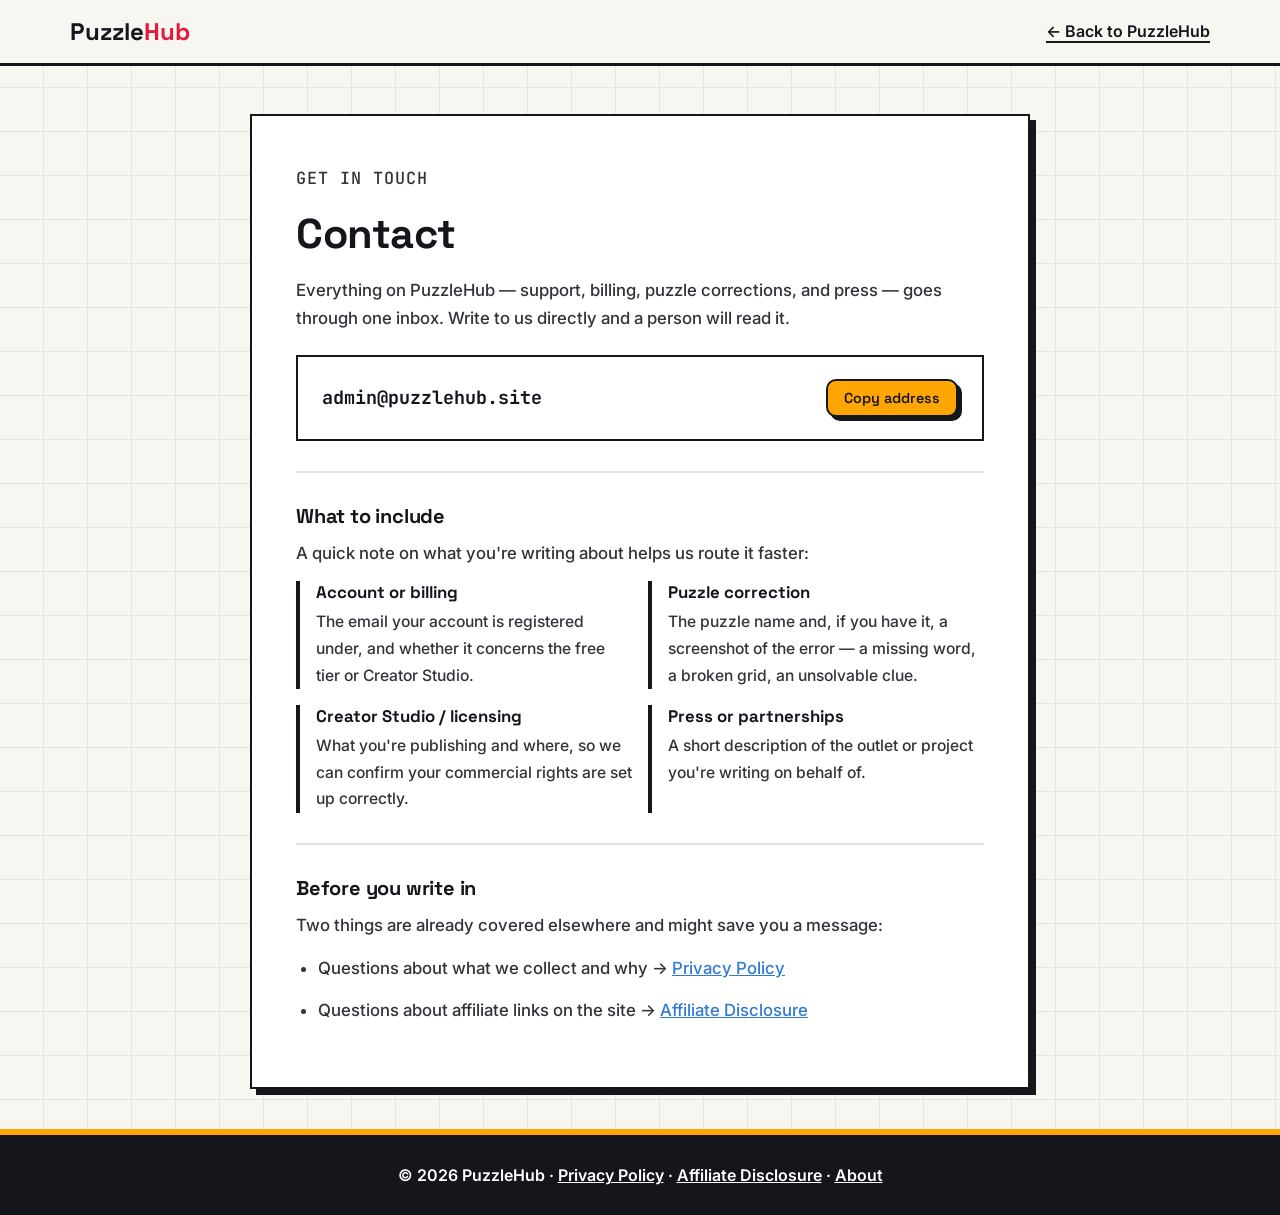
<file: contact.html>
<!DOCTYPE html>
<html lang="en">
<head>
<meta charset="UTF-8">
<meta name="viewport" content="width=device-width, initial-scale=1.0">
<title>Contact — PuzzleHub</title>
<meta name="description" content="Get in touch with PuzzleHub.">
<link rel="preconnect" href="https://fonts.googleapis.com">
<link href="https://fonts.googleapis.com/css2?family=Space+Grotesk:wght@500;600;700&family=Inter:wght@400;500;600;700;800&family=JetBrains+Mono:wght@400;500;700&display=swap" rel="stylesheet">
<style>
  :root{
    --ink:#14161C; --paper:#F7F6F1; --paper-line:#E7E4DA;
    --blue:#1368CE; --red:#E21B3C; --green:#1F7A0C; --amber-fill:#FFA602;
  }
  *{box-sizing:border-box;}
  body{
    font-family:'Inter',sans-serif; background-color:var(--paper); color:var(--ink); margin:0;
    background-image:linear-gradient(var(--paper-line) 1px, transparent 1px),linear-gradient(90deg, var(--paper-line) 1px, transparent 1px);
    background-size:44px 44px; background-position:-1px -1px;
  }
  h1,h2,.display{font-family:'Space Grotesk',sans-serif; letter-spacing:-0.01em;}
  .mono{font-family:'JetBrains Mono',monospace;}
  a{color:var(--blue);}
  .coord{font-family:'JetBrains Mono',monospace; font-size:11px; font-weight:700; letter-spacing:.06em; opacity:.55;}
  nav{border-bottom:3px solid var(--ink); background:var(--paper);}
  .navrow{display:flex; justify-content:space-between; align-items:center; padding:16px 20px; max-width:1180px; margin:0 auto;}
  .logo{font-family:'Space Grotesk',sans-serif; font-weight:700; font-size:24px; text-decoration:none; color:var(--ink);}
  .logo span{color:var(--red);}
  .backlink{font-weight:600; text-decoration:none; color:var(--ink); border-bottom:2px solid var(--ink);}

  .wrap{max-width:820px; margin:0 auto; padding:0 20px;}
  .sheet{background:#fff; border:2.5px solid var(--ink); box-shadow:6px 6px 0 var(--ink); padding:48px 44px; margin:48px auto 40px;}
  .sheet h1{font-size:2.6rem; font-weight:700; margin:0 0 16px;}
  .sheet p, .sheet li{font-size:1.05rem; line-height:1.7; font-weight:500; opacity:.87; margin:0 0 14px;}
  .sheet h2{font-size:1.25rem; font-weight:700; margin:30px 0 10px;}
  .sheet ul{padding-left:22px; margin:0 0 14px;}
  hr{border:none; border-top:2px solid rgba(20,22,28,.12); margin:30px 0;}

  .email-block{
    border:2.5px solid var(--ink); padding:22px 24px; margin:22px 0 30px;
    display:flex; justify-content:space-between; align-items:center; flex-wrap:wrap; gap:14px;
  }
  .email-block a{
    font-family:'JetBrains Mono',monospace; font-weight:700; font-size:1.15rem;
    color:var(--ink); text-decoration:none;
  }
  .copy-btn{
    font-family:'Space Grotesk',sans-serif; font-weight:600; font-size:.9rem;
    border:2.5px solid var(--ink); border-radius:10px; background:var(--amber-fill); color:var(--ink);
    padding:8px 16px; box-shadow:4px 4px 0 var(--ink); cursor:pointer;
  }
  .copy-btn:active{ transform:translate(4px,4px); box-shadow:0 0 0 var(--ink); }

  .routes{display:grid; grid-template-columns:1fr 1fr; gap:16px; margin:10px 0 6px;}
  .route{border-left:4px solid var(--ink); padding-left:16px;}
  .route h3{font-family:'Space Grotesk',sans-serif; font-size:1.05rem; font-weight:700; margin:0 0 6px;}
  .route p{font-size:.98rem; margin:0;}

  footer{border-top:6px solid var(--amber-fill); background:var(--ink); color:#fff; padding:30px 20px; text-align:center; font-weight:600;}
  footer a{color:#fff; text-decoration:underline;}
  @media (max-width:640px){ .sheet{padding:30px 22px;} .sheet h1{font-size:2rem;} .routes{grid-template-columns:1fr;} }
</style>
</head>
<body>

<nav>
  <div class="navrow">
    <a href="index.html" class="logo">Puzzle<span>Hub</span></a>
    <a href="index.html" class="backlink">← Back to PuzzleHub</a>
  </div>
</nav>

<div class="wrap">
  <div class="sheet">
    <p class="coord">GET IN TOUCH</p>
    <h1>Contact</h1>
    <p>Everything on PuzzleHub — support, billing, puzzle corrections, and press — goes through one inbox. Write to us directly and a person will read it.</p>

    <div class="email-block">
      <a href="mailto:admin@puzzlehub.site" id="contact-email">admin@puzzlehub.site</a>
      <button class="copy-btn" onclick="copyEmail()" id="copy-btn">Copy address</button>
    </div>

    <hr>

    <h2>What to include</h2>
    <p>A quick note on what you're writing about helps us route it faster:</p>
    <div class="routes">
      <div class="route">
        <h3>Account or billing</h3>
        <p>The email your account is registered under, and whether it concerns the free tier or Creator Studio.</p>
      </div>
      <div class="route">
        <h3>Puzzle correction</h3>
        <p>The puzzle name and, if you have it, a screenshot of the error — a missing word, a broken grid, an unsolvable clue.</p>
      </div>
      <div class="route">
        <h3>Creator Studio / licensing</h3>
        <p>What you're publishing and where, so we can confirm your commercial rights are set up correctly.</p>
      </div>
      <div class="route">
        <h3>Press or partnerships</h3>
        <p>A short description of the outlet or project you're writing on behalf of.</p>
      </div>
    </div>

    <hr>

    <h2>Before you write in</h2>
    <p>Two things are already covered elsewhere and might save you a message:</p>
    <ul>
      <li>Questions about what we collect and why → <a href="privacy.html">Privacy Policy</a></li>
      <li>Questions about affiliate links on the site → <a href="affiliate-disclosure.html">Affiliate Disclosure</a></li>
    </ul>
  </div>
</div>

<footer>
  &copy; 2026 PuzzleHub · <a href="privacy.html">Privacy Policy</a> · <a href="affiliate-disclosure.html">Affiliate Disclosure</a> · <a href="about.html">About</a>
</footer>

<script>
  function copyEmail(){
    const email = document.getElementById('contact-email').textContent;
    navigator.clipboard.writeText(email).then(()=>{
      const btn = document.getElementById('copy-btn');
      const original = btn.textContent;
      btn.textContent = 'Copied';
      setTimeout(()=>{ btn.textContent = original; }, 1500);
    });
  }
</script>

</body>
</html>
</file>
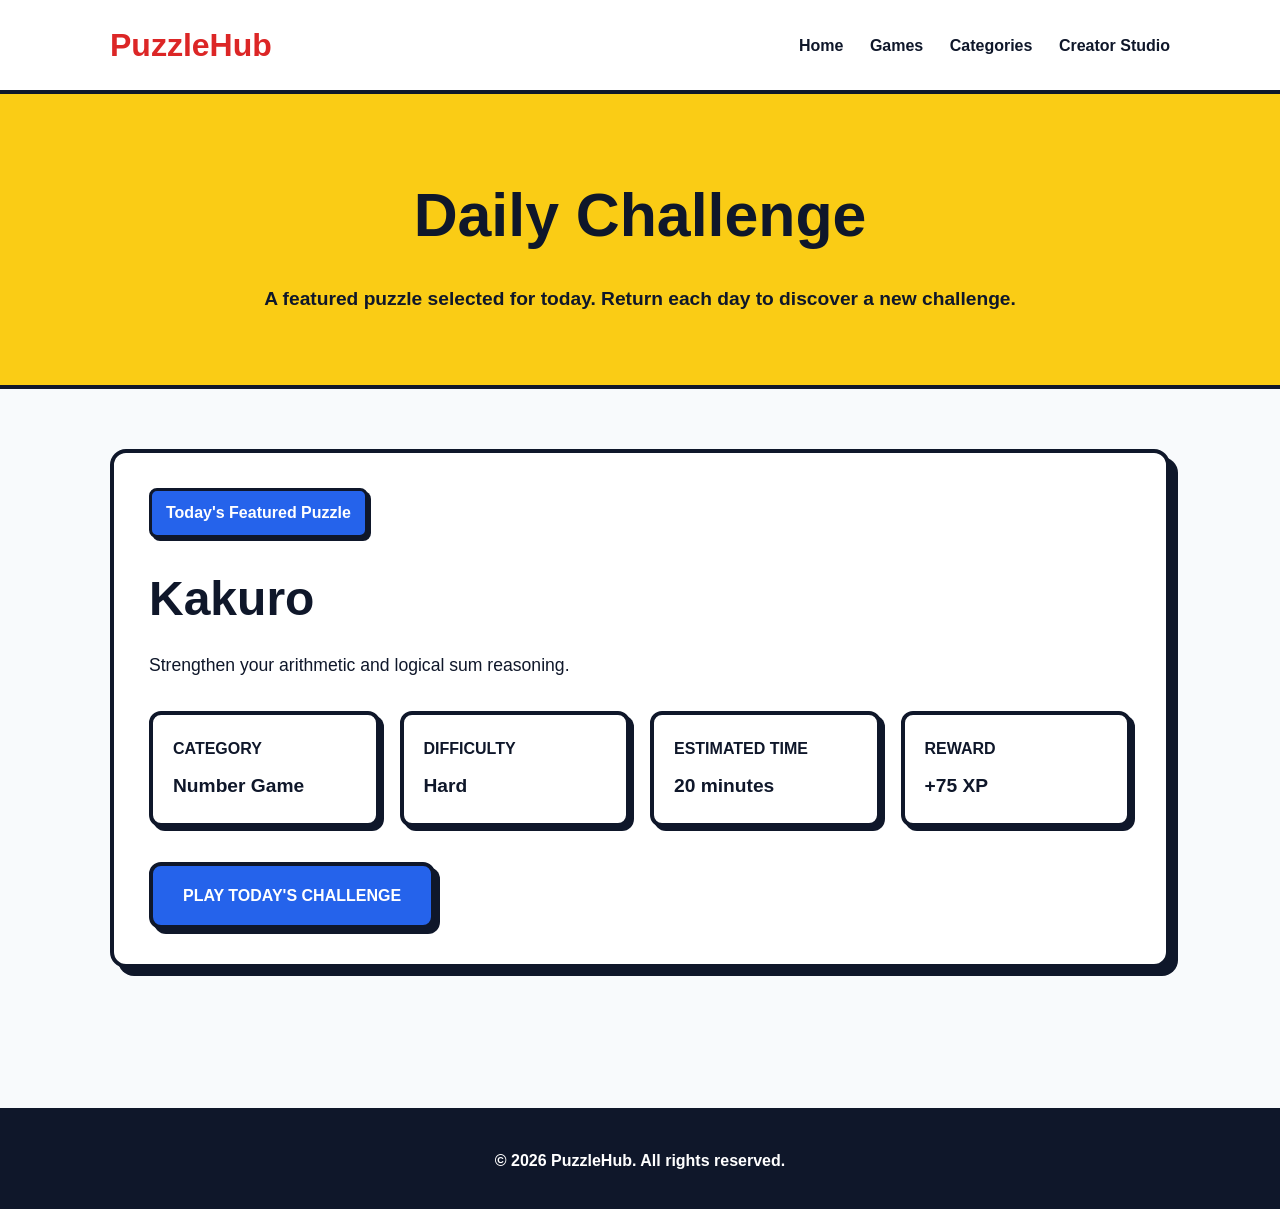
<file: daily-challenge.html>
<!DOCTYPE html>
<html lang="en">
<head>
<meta charset="UTF-8">
<meta name="viewport" content="width=device-width, initial-scale=1.0">

<title>Daily Challenge | PuzzleHub</title>

<style>

:root{
--blue:#2563EB;
--green:#16A34A;
--yellow:#FACC15;
--red:#DC2626;
--black:#0F172A;
--white:#FFFFFF;
--background:#F8FAFC;
--border:4px;
--radius:16px;
}

*{
margin:0;
padding:0;
box-sizing:border-box;
}

body{

font-family:Segoe UI,Arial,sans-serif;
background:var(--background);
color:var(--black);
line-height:1.7;

}

a{
text-decoration:none;
color:inherit;
}

.container{

max-width:1100px;
margin:auto;
padding:60px 20px;

}

header{

background:white;
border-bottom:4px solid var(--black);

}

.nav{

max-width:1100px;
margin:auto;
display:flex;
justify-content:space-between;
align-items:center;
padding:18px 20px;

}

.logo{

font-size:2rem;
font-weight:900;
color:var(--red);

}

nav a{

margin-left:22px;
font-weight:700;

}

.hero{

background:var(--yellow);
border-bottom:4px solid var(--black);
padding:70px 20px;
text-align:center;

}

.hero h1{

font-size:3.8rem;
font-weight:900;
margin-bottom:15px;

}

.hero p{

font-size:1.2rem;
max-width:760px;
margin:auto;
font-weight:600;

}

.section-title{

font-size:2.4rem;
font-weight:900;
margin-bottom:35px;

}

.card{

background:white;
border:4px solid var(--black);
border-radius:16px;
padding:35px;
box-shadow:8px 8px 0 var(--black);

}

.tag{

display:inline-block;
padding:8px 14px;
background:var(--blue);
color:white;
font-weight:800;
border:3px solid var(--black);
border-radius:8px;
box-shadow:3px 3px 0 var(--black);
margin-bottom:20px;

}

.challenge-title{

font-size:3rem;
font-weight:900;
margin-bottom:12px;

}

.challenge-description{

font-size:1.1rem;
margin-bottom:30px;
font-weight:500;

}

.info-grid{

display:grid;
grid-template-columns:repeat(auto-fit,minmax(180px,1fr));
gap:20px;
margin-bottom:35px;

}

.info-box{

border:4px solid var(--black);
padding:20px;
border-radius:12px;
background:var(--white);
box-shadow:4px 4px 0 var(--black);

}

.info-box h3{

margin-bottom:8px;
font-size:1rem;
text-transform:uppercase;
font-weight:900;

}

.info-box p{

font-size:1.2rem;
font-weight:800;

}

.button{

display:inline-block;
padding:16px 30px;
background:var(--blue);
color:white;
font-weight:900;
text-transform:uppercase;
border:4px solid var(--black);
border-radius:12px;
box-shadow:5px 5px 0 var(--black);
transition:all 0.1s ease;

}

.button:hover{

transform:translate(-2px, -2px);
box-shadow:7px 7px 0 var(--black);
background:#1d4ed8;

}

footer{

margin-top:80px;
background:var(--black);
color:white;
padding:35px;
text-align:center;
border-top:4px solid var(--black);
font-weight:700;

}

</style>

</head>

<body>

<header>

<div class="nav">

<div class="logo">
PuzzleHub
</div>

<nav>

<a href="index.html">Home</a>
<a href="games.html">Games</a>
<a href="categories.html">Categories</a>
<a href="creator-studio.html">Creator Studio</a>

</nav>

</div>

</header>

<section class="hero">

<h1>Daily Challenge</h1>

<p>
A featured puzzle selected for today.
Return each day to discover a new challenge.
</p>

</section>

<section class="container">

<div class="card">

<div class="tag">
Today's Featured Puzzle
</div>

<h2
class="challenge-title"
id="title">
Loading...
</h2>

<p
class="challenge-description"
id="description">
Please wait...
</p>

<div class="info-grid">

<div class="info-box">

<h3>Category</h3>

<p id="category">-</p>

</div>

<div class="info-box">

<h3>Difficulty</h3>

<p id="difficulty">-</p>

</div>

<div class="info-box">

<h3>Estimated Time</h3>

<p id="time">-</p>

</div>

<div class="info-box">

<h3>Reward</h3>

<p id="reward">-</p>

</div>

</div>

<a
id="playButton"
class="button"
href="#">

Play Today's Challenge

</a>

</div>

</section>

<footer>

&copy; 2026 PuzzleHub. All rights reserved.

</footer>

<script>

const gamePool = [

{
title: "Sudoku",
description: "Complete today's featured number placement challenge.",
category: "Number Game",
difficulty: "Medium",
time: "10–15 minutes",
reward: "+50 XP",
link: "games/sudoku.html"
},

{
title: "Crossword",
description: "Solve today's featured vocabulary and clue challenge.",
category: "Word Game",
difficulty: "Easy",
time: "8–10 minutes",
reward: "+40 XP",
link: "games/crossword.html"
},

{
title: "Word Search",
description: "Find all hidden terms before time runs out.",
category: "Word Game",
difficulty: "Easy",
time: "10 minutes",
reward: "+30 XP",
link: "games/word-search.html"
},

{
title: "Kakuro",
description: "Strengthen your arithmetic and logical sum reasoning.",
category: "Number Game",
difficulty: "Hard",
time: "20 minutes",
reward: "+75 XP",
link: "games/kakuro.html"
},

{
title: "Nonogram",
description: "Uncover the hidden picture through grid deduction.",
category: "Logic Game",
difficulty: "Medium",
time: "15 minutes",
reward: "+60 XP",
link: "games/nonogram.html"
}

];

// Automatic algorithmic rotation based on the day of the year
const now = new Date();
const start = new Date(now.getFullYear(), 0, 0);
const diff = now - start;
const oneDay = 1000 * 60 * 60 * 24;
const dayOfYear = Math.floor(diff / oneDay);

// Automatically cycle through the game pool without gaps or expiration
const challenge = gamePool[dayOfYear % gamePool.length];

if(challenge){

document.getElementById("title").textContent = challenge.title;

document.getElementById("description").textContent = challenge.description;

document.getElementById("category").textContent = challenge.category;

document.getElementById("difficulty").textContent = challenge.difficulty;

document.getElementById("time").textContent = challenge.time;

document.getElementById("reward").textContent = challenge.reward;

document.getElementById("playButton").href = challenge.link;

}else{

document.getElementById("title").textContent = "No Challenge Scheduled";

document.getElementById("description").textContent = "Please check back tomorrow for a new featured puzzle.";

document.getElementById("category").textContent = "-";

document.getElementById("difficulty").textContent = "-";

document.getElementById("time").textContent = "-";

document.getElementById("reward").textContent = "-";

document.getElementById("playButton").style.display = "none";

}

</script>

</body>
</html>
</file>
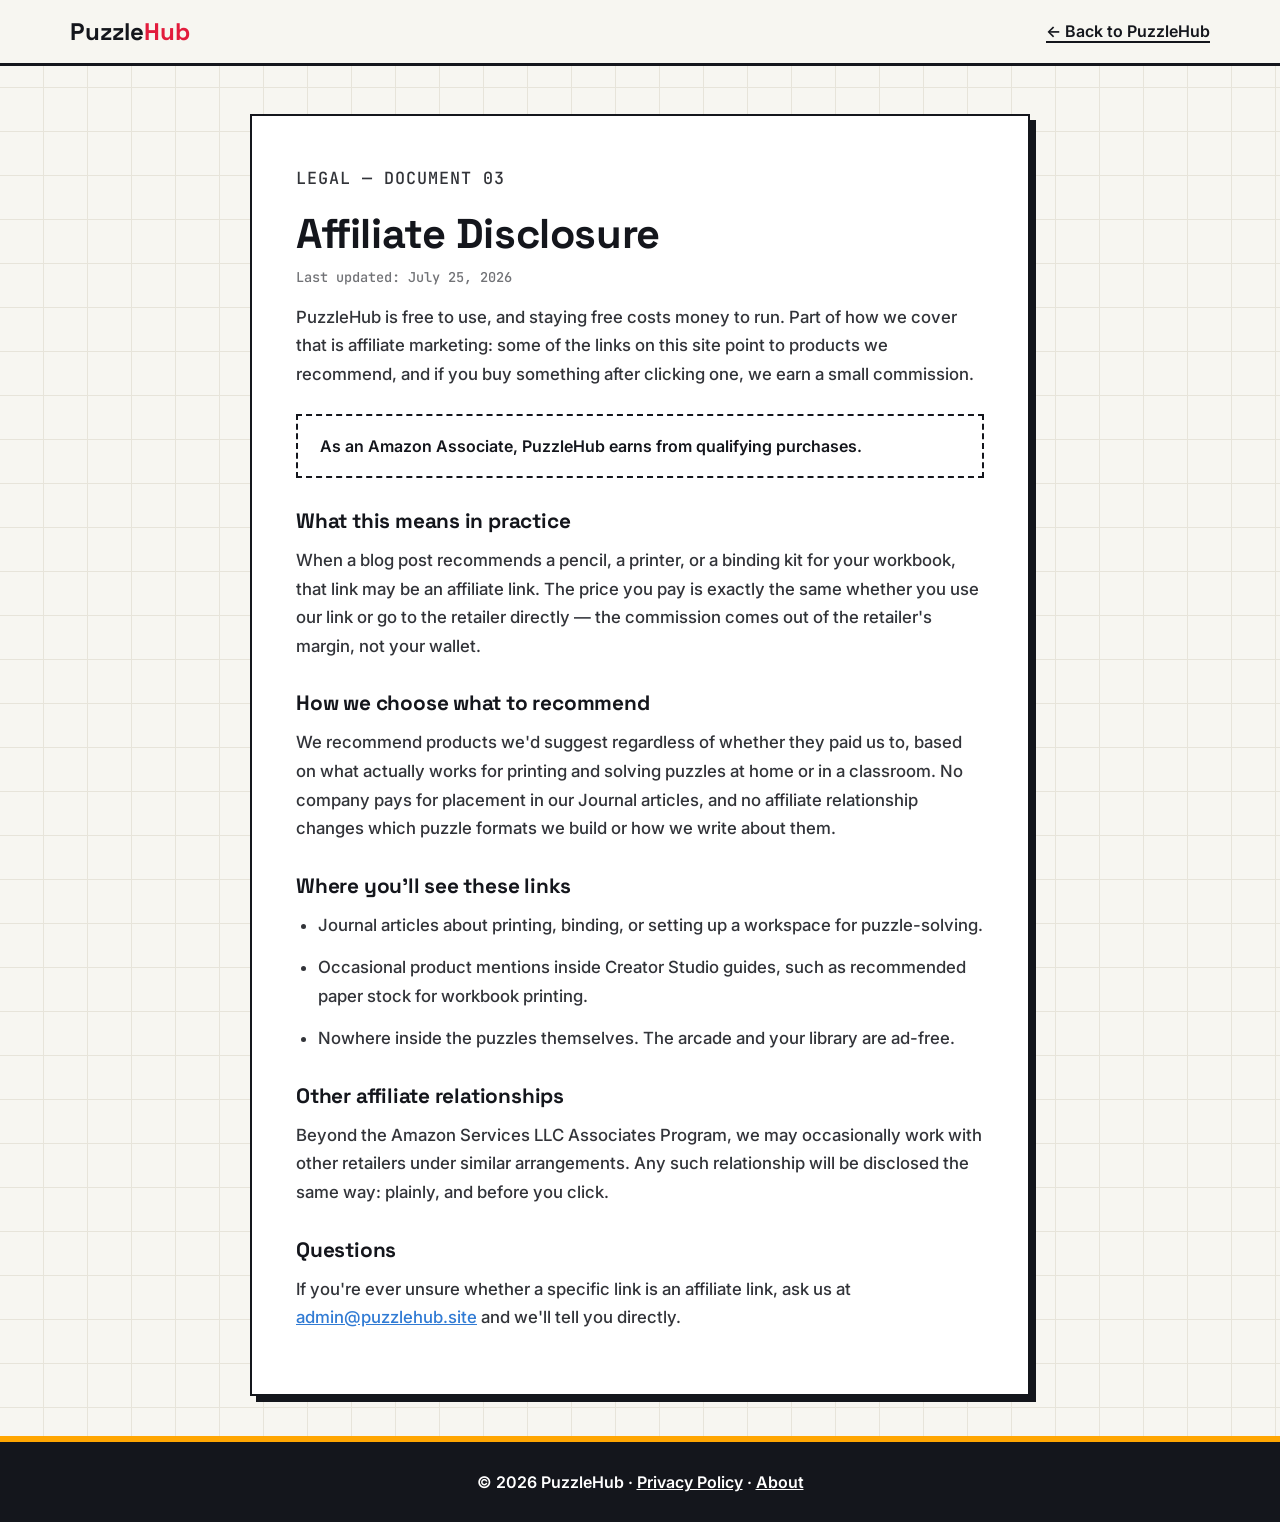
<file: disclosure.html>
<!DOCTYPE html>
<html lang="en">
<head>
<meta charset="UTF-8">
<meta name="viewport" content="width=device-width, initial-scale=1.0">
<title>Affiliate Disclosure — PuzzleHub</title>
<meta name="description" content="How PuzzleHub uses affiliate links, including the Amazon Associates program, and what that means for you.">
<link rel="preconnect" href="https://fonts.googleapis.com">
<link href="https://fonts.googleapis.com/css2?family=Space+Grotesk:wght@500;600;700&family=Inter:wght@400;500;600;700;800&family=JetBrains+Mono:wght@400;500;700&display=swap" rel="stylesheet">
<style>
  :root{
    --ink:#14161C; --paper:#F7F6F1; --paper-line:#E7E4DA;
    --blue:#1368CE; --red:#E21B3C; --green:#1F7A0C; --amber-fill:#FFA602;
  }
  *{box-sizing:border-box;}
  body{
    font-family:'Inter',sans-serif; background-color:var(--paper); color:var(--ink); margin:0;
    background-image:linear-gradient(var(--paper-line) 1px, transparent 1px),linear-gradient(90deg, var(--paper-line) 1px, transparent 1px);
    background-size:44px 44px; background-position:-1px -1px;
  }
  h1,h2,.display{font-family:'Space Grotesk',sans-serif; letter-spacing:-0.01em;}
  .mono{font-family:'JetBrains Mono',monospace;}
  a{color:var(--blue);}
  .coord{font-family:'JetBrains Mono',monospace; font-size:11px; font-weight:700; letter-spacing:.06em; opacity:.55;}
  nav{border-bottom:3px solid var(--ink); background:var(--paper);}
  .navrow{display:flex; justify-content:space-between; align-items:center; padding:16px 20px; max-width:1180px; margin:0 auto;}
  .logo{font-family:'Space Grotesk',sans-serif; font-weight:700; font-size:24px; text-decoration:none; color:var(--ink);}
  .logo span{color:var(--red);}
  .backlink{font-weight:600; text-decoration:none; color:var(--ink); border-bottom:2px solid var(--ink);}

  .wrap{max-width:820px; margin:0 auto; padding:0 20px;}
  .sheet{background:#fff; border:2.5px solid var(--ink); box-shadow:6px 6px 0 var(--ink); padding:48px 44px; margin:48px auto 40px;}
  .sheet h1{font-size:2.6rem; font-weight:700; margin:0 0 6px;}
  .updated{margin:0 0 30px;}
  .sheet h2{font-size:1.3rem; font-weight:700; margin:30px 0 12px;}
  .sheet p, .sheet li{font-size:1.05rem; line-height:1.7; font-weight:500; opacity:.87; margin:0 0 14px;}
  .sheet ul{padding-left:22px; margin:0 0 14px;}
  hr{border:none; border-top:2px solid rgba(20,22,28,.12); margin:30px 0;}

  .callout{border:2px dashed var(--ink); padding:20px 22px; margin:26px 0; font-weight:600; font-size:1rem;}

  footer{border-top:6px solid var(--amber-fill); background:var(--ink); color:#fff; padding:30px 20px; text-align:center; font-weight:600;}
  footer a{color:#fff; text-decoration:underline;}
  @media (max-width:640px){ .sheet{padding:30px 22px;} .sheet h1{font-size:2rem;} }
</style>
</head>
<body>

<nav>
  <div class="navrow">
    <a href="index.html" class="logo">Puzzle<span>Hub</span></a>
    <a href="index.html" class="backlink">← Back to PuzzleHub</a>
  </div>
</nav>

<div class="wrap">
  <div class="sheet">
    <p class="coord">LEGAL — DOCUMENT 03</p>
    <h1>Affiliate Disclosure</h1>
    <p class="updated mono" style="font-size:.85rem; opacity:.6;">Last updated: July 25, 2026</p>

    <p>PuzzleHub is free to use, and staying free costs money to run. Part of how we cover that is affiliate marketing: some of the links on this site point to products we recommend, and if you buy something after clicking one, we earn a small commission.</p>

    <div class="callout">
      As an Amazon Associate, PuzzleHub earns from qualifying purchases.
    </div>

    <h2>What this means in practice</h2>
    <p>When a blog post recommends a pencil, a printer, or a binding kit for your workbook, that link may be an affiliate link. The price you pay is exactly the same whether you use our link or go to the retailer directly — the commission comes out of the retailer's margin, not your wallet.</p>

    <h2>How we choose what to recommend</h2>
    <p>We recommend products we'd suggest regardless of whether they paid us to, based on what actually works for printing and solving puzzles at home or in a classroom. No company pays for placement in our Journal articles, and no affiliate relationship changes which puzzle formats we build or how we write about them.</p>

    <h2>Where you'll see these links</h2>
    <ul>
      <li>Journal articles about printing, binding, or setting up a workspace for puzzle-solving.</li>
      <li>Occasional product mentions inside Creator Studio guides, such as recommended paper stock for workbook printing.</li>
      <li>Nowhere inside the puzzles themselves. The arcade and your library are ad-free.</li>
    </ul>

    <h2>Other affiliate relationships</h2>
    <p>Beyond the Amazon Services LLC Associates Program, we may occasionally work with other retailers under similar arrangements. Any such relationship will be disclosed the same way: plainly, and before you click.</p>

    <h2>Questions</h2>
    <p>If you're ever unsure whether a specific link is an affiliate link, ask us at <a href="mailto:admin@puzzlehub.site">admin@puzzlehub.site</a> and we'll tell you directly.</p>
  </div>
</div>

<footer>
  &copy; 2026 PuzzleHub · <a href="privacy.html">Privacy Policy</a> · <a href="about.html">About</a>
</footer>

</body>
</html>
</file>
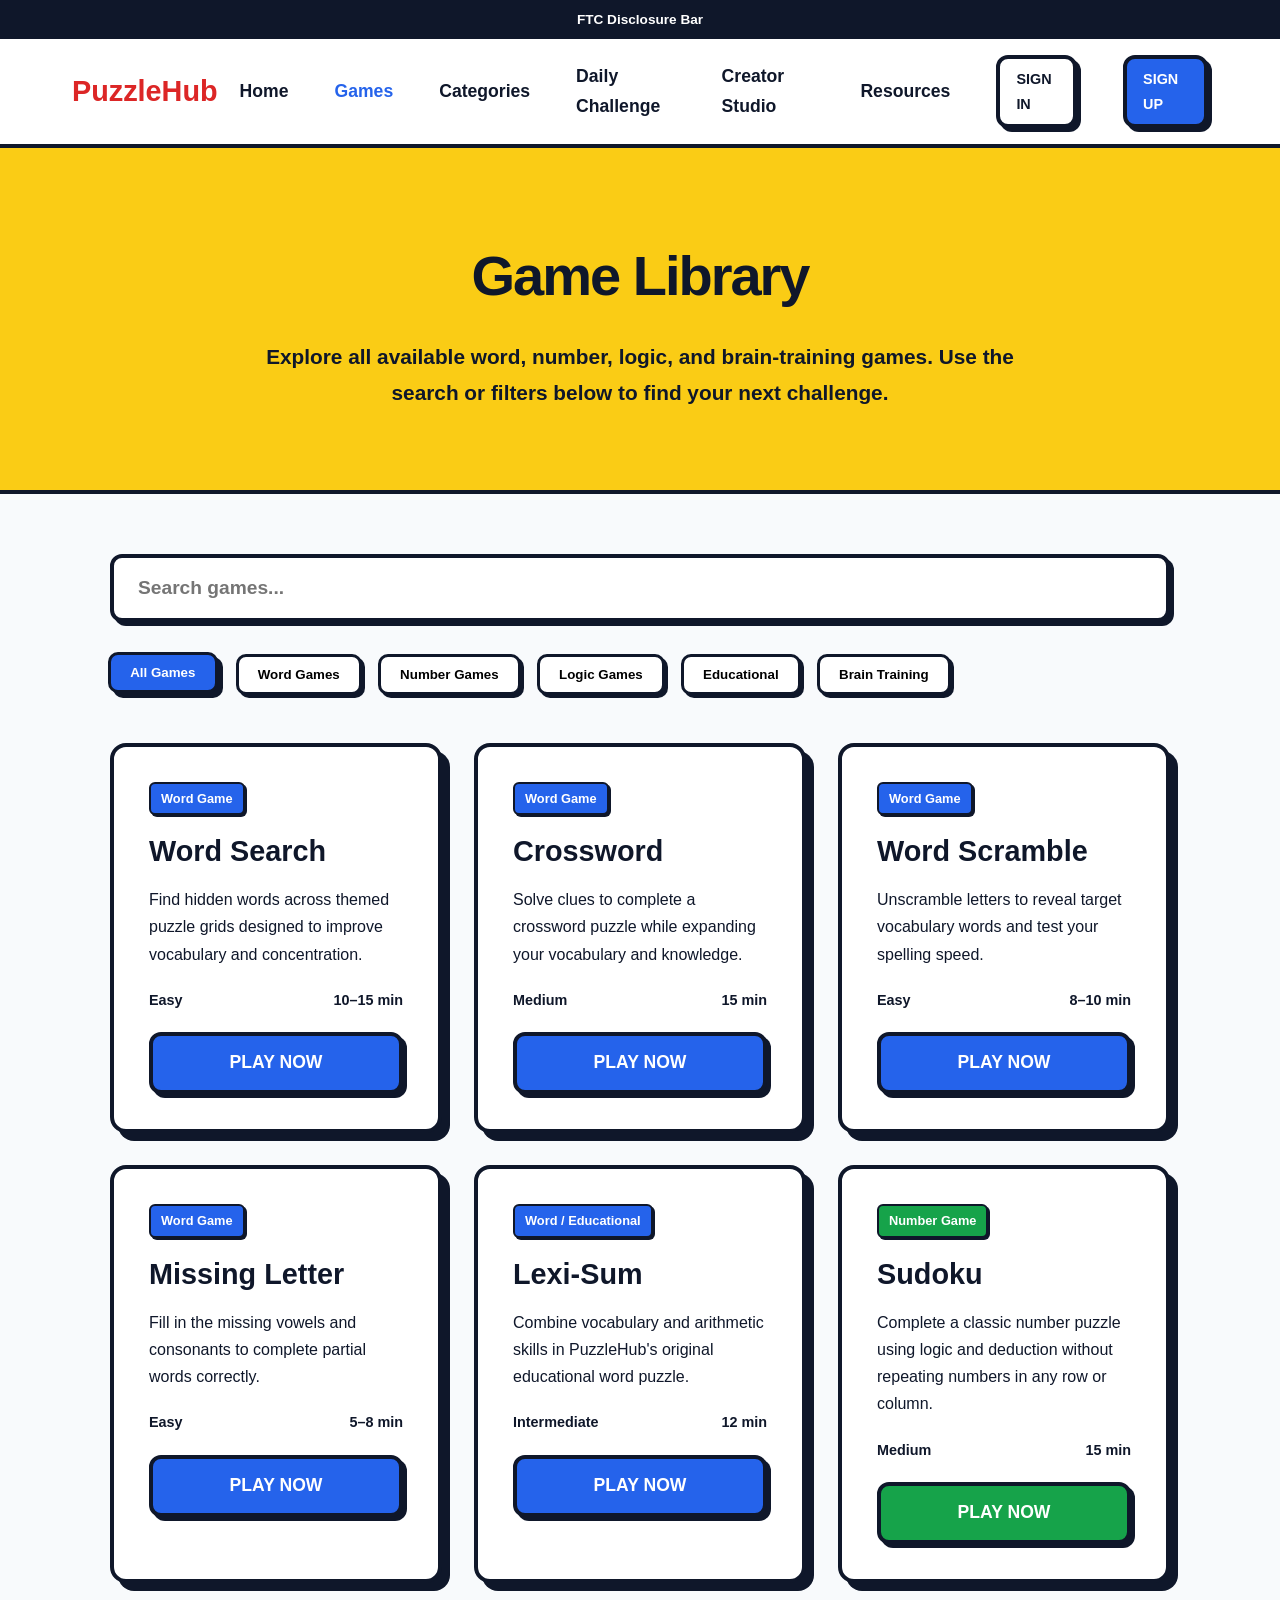
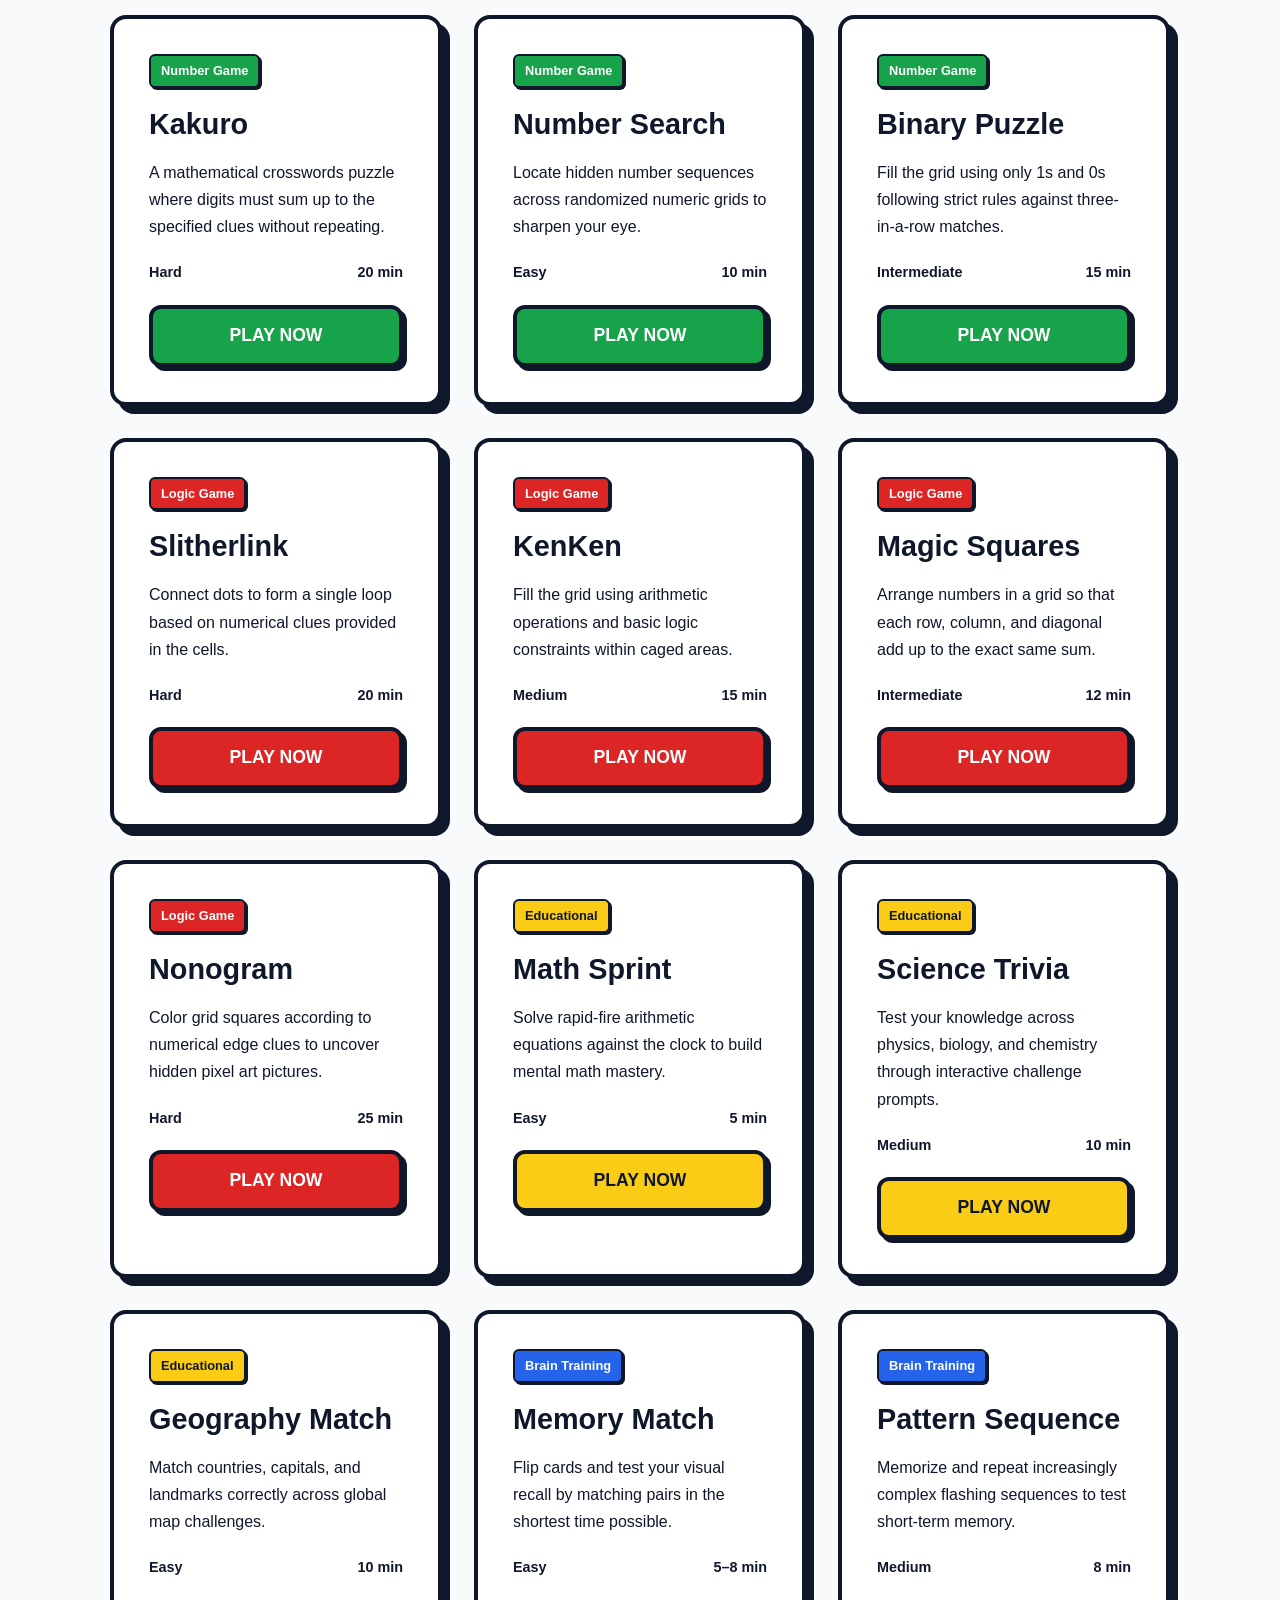
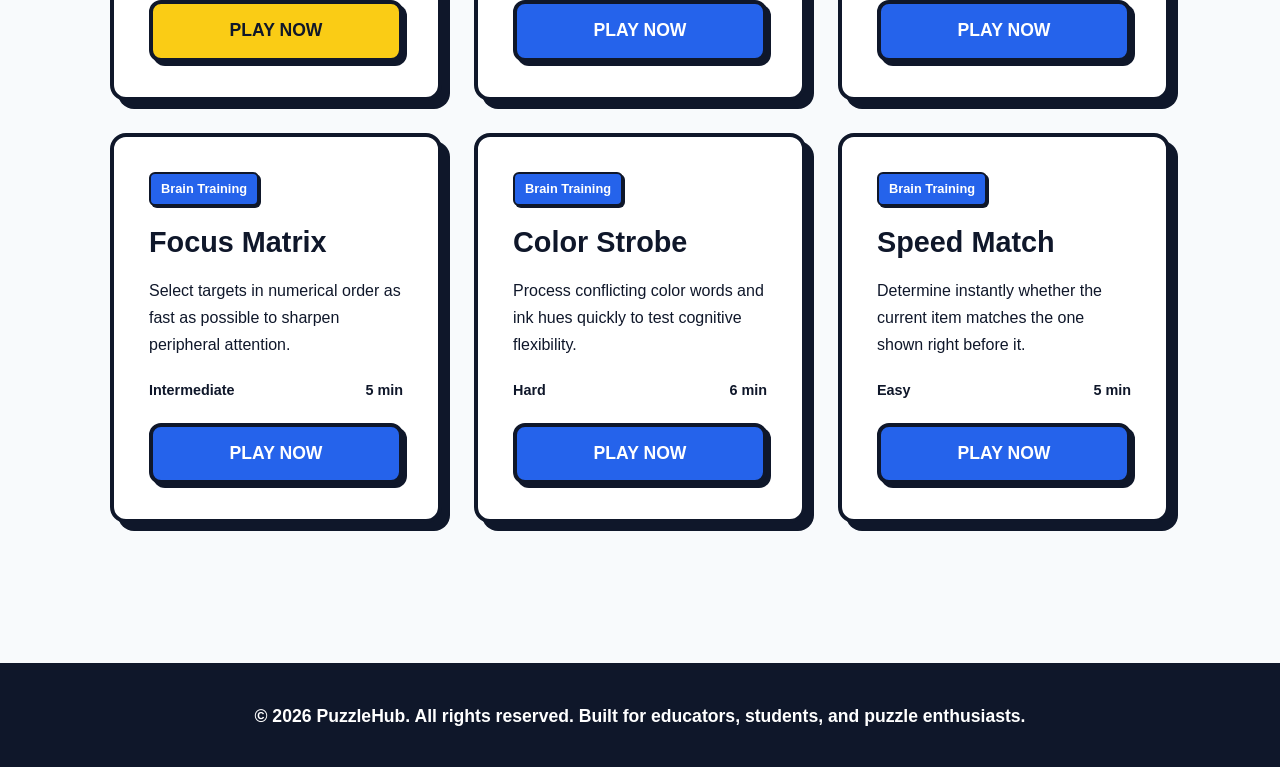
<file: games.html>
<!DOCTYPE html>
<html lang="en">
<head>
    <meta charset="UTF-8">
    <meta name="viewport" content="width=device-width, initial-scale=1.0">
    <title>Game Library | PuzzleHub</title>
    <link rel="stylesheet" href="css/style.css">
    <style>
        /* Page-specific layout tweaks for the Games Library */
        .library-search-container {
            margin-bottom: 2rem;
        }
        .search-input {
            width: 100%;
            padding: 1.2rem 1.5rem;
            font-size: 1.2rem;
            font-weight: 800;
            border: 4px solid var(--black);
            border-radius: 12px;
            background: var(--white);
            box-shadow: 4px 4px 0 var(--black);
            outline: none;
        }
        .search-input:focus {
            border-color: var(--blue);
        }
        .filter-bar {
            display: flex;
            gap: 1rem;
            flex-wrap: wrap;
            margin-bottom: 3rem;
        }
        .filter-chip {
            background: var(--white);
            border: 3px solid var(--black);
            padding: 0.6rem 1.2rem;
            border-radius: 10px;
            font-weight: 900;
            cursor: pointer;
            box-shadow: 3px 3px 0 var(--black);
            transition: all 0.1s ease;
        }
        .filter-chip:hover, .filter-chip.active {
            background: var(--blue);
            color: var(--white);
            transform: translate(-2px, -2px);
            box-shadow: 5px 5px 0 var(--black);
        }
    </style>
</head>
<body>

    <!-- FTC DISCLOSURE BAR -->
    <div style="background-color: var(--black); color: var(--white); text-align: center; padding: 0.5rem; font-size: 0.85rem; font-weight: bold;">
        FTC Disclosure Bar
    </div>

    <!-- HEADER -->
    <header>
        <div style="max-width: 1200px; margin: 0 auto; padding: 1rem 2rem; display: flex; justify-content: space-between; align-items: center;">
            <div style="font-size: 1.8rem; font-weight: 900; color: var(--red);">PuzzleHub</div>
            <nav style="display: flex; gap: 1.5rem; align-items: center;">
                <a href="index.html">Home</a>
                <a href="games.html" style="color: var(--blue);">Games</a>
                <a href="categories.html">Categories</a>
                <a href="daily-challenge.html">Daily Challenge</a>
                <a href="creator-studio.html">Creator Studio</a>
                <a href="#">Resources</a>
                <a href="#" class="btn" style="padding: 0.5rem 1rem; font-size: 0.9rem; background: var(--white); color: var(--black);">Sign In</a>
                <a href="#" class="btn btn-primary" style="padding: 0.5rem 1rem; font-size: 0.9rem;">Sign Up</a>
            </nav>
        </div>
    </header>

    <!-- HERO -->
    <section style="background-color: var(--yellow); border-bottom: 4px solid var(--black); padding: 5rem 2rem; text-align: center;">
        <h1 style="font-size: 3.5rem; font-weight: 900; margin-bottom: 1rem; letter-spacing: -2px; color: var(--black);">Game Library</h1>
        <p style="font-size: 1.3rem; max-width: 750px; margin: 0 auto; font-weight: 700; color: var(--black);">
            Explore all available word, number, logic, and brain-training games. Use the search or filters below to find your next challenge.
        </p>
    </section>

    <!-- GAME LIBRARY CONTAINER -->
    <main class="container">
        
        <!-- SEARCH BAR -->
        <div class="library-search-container">
            <input type="text" id="gameSearch" class="search-input" placeholder="Search games...">
        </div>

        <!-- FILTER BAR -->
        <div class="filter-bar">
            <button class="filter-chip active" data-filter="all">All Games</button>
            <button class="filter-chip" data-filter="word">Word Games</button>
            <button class="filter-chip" data-filter="number">Number Games</button>
            <button class="filter-chip" data-filter="logic">Logic Games</button>
            <button class="filter-chip" data-filter="educational">Educational</button>
            <button class="filter-chip" data-filter="brain-training">Brain Training</button>
        </div>

        <!-- GAME GRID CONTAINER -->
        <div class="grid-4" id="gameGrid">
            <!-- WORD GAMES CARDS -->
        <div class="card game-card" data-category="word">
            <span style="display: inline-block; background: var(--blue); color: white; padding: 4px 10px; border: 2px solid var(--black); border-radius: 6px; font-size: 0.8rem; font-weight: 900; margin-bottom: 12px; box-shadow: 2px 2px 0 var(--black);">Word Game</span>
            <h3 style="font-size: 1.8rem; font-weight: 900; margin-bottom: 10px; color: var(--black);">Word Search</h3>
            <p style="font-size: 1rem; margin-bottom: 20px; font-weight: 500;">Find hidden words across themed puzzle grids designed to improve vocabulary and concentration.</p>
            <div style="display: flex; justify-content: space-between; font-weight: 800; font-size: 0.9rem; margin-bottom: 20px; color: var(--black);">
                <span>Easy</span>
                <span>10–15 min</span>
            </div>
            <a href="games/word-search.html" class="btn btn-primary" style="display: block; text-align: center;">Play Now</a>
        </div>

        <div class="card game-card" data-category="word">
            <span style="display: inline-block; background: var(--blue); color: white; padding: 4px 10px; border: 2px solid var(--black); border-radius: 6px; font-size: 0.8rem; font-weight: 900; margin-bottom: 12px; box-shadow: 2px 2px 0 var(--black);">Word Game</span>
            <h3 style="font-size: 1.8rem; font-weight: 900; margin-bottom: 10px; color: var(--black);">Crossword</h3>
            <p style="font-size: 1rem; margin-bottom: 20px; font-weight: 500;">Solve clues to complete a crossword puzzle while expanding your vocabulary and knowledge.</p>
            <div style="display: flex; justify-content: space-between; font-weight: 800; font-size: 0.9rem; margin-bottom: 20px; color: var(--black);">
                <span>Medium</span>
                <span>15 min</span>
            </div>
            <a href="games/crossword.html" class="btn btn-primary" style="display: block; text-align: center;">Play Now</a>
        </div>

        <div class="card game-card" data-category="word">
            <span style="display: inline-block; background: var(--blue); color: white; padding: 4px 10px; border: 2px solid var(--black); border-radius: 6px; font-size: 0.8rem; font-weight: 900; margin-bottom: 12px; box-shadow: 2px 2px 0 var(--black);">Word Game</span>
            <h3 style="font-size: 1.8rem; font-weight: 900; margin-bottom: 10px; color: var(--black);">Word Scramble</h3>
            <p style="font-size: 1rem; margin-bottom: 20px; font-weight: 500;">Unscramble letters to reveal target vocabulary words and test your spelling speed.</p>
            <div style="display: flex; justify-content: space-between; font-weight: 800; font-size: 0.9rem; margin-bottom: 20px; color: var(--black);">
                <span>Easy</span>
                <span>8–10 min</span>
            </div>
            <a href="games/word-scramble.html" class="btn btn-primary" style="display: block; text-align: center;">Play Now</a>
        </div>

        <div class="card game-card" data-category="word">
            <span style="display: inline-block; background: var(--blue); color: white; padding: 4px 10px; border: 2px solid var(--black); border-radius: 6px; font-size: 0.8rem; font-weight: 900; margin-bottom: 12px; box-shadow: 2px 2px 0 var(--black);">Word Game</span>
            <h3 style="font-size: 1.8rem; font-weight: 900; margin-bottom: 10px; color: var(--black);">Missing Letter</h3>
            <p style="font-size: 1rem; margin-bottom: 20px; font-weight: 500;">Fill in the missing vowels and consonants to complete partial words correctly.</p>
            <div style="display: flex; justify-content: space-between; font-weight: 800; font-size: 0.9rem; margin-bottom: 20px; color: var(--black);">
                <span>Easy</span>
                <span>5–8 min</span>
            </div>
            <a href="games/missing-letter.html" class="btn btn-primary" style="display: block; text-align: center;">Play Now</a>
        </div>

        <div class="card game-card" data-category="word educational">
            <span style="display: inline-block; background: var(--blue); color: white; padding: 4px 10px; border: 2px solid var(--black); border-radius: 6px; font-size: 0.8rem; font-weight: 900; margin-bottom: 12px; box-shadow: 2px 2px 0 var(--black);">Word / Educational</span>
            <h3 style="font-size: 1.8rem; font-weight: 900; margin-bottom: 10px; color: var(--black);">Lexi-Sum</h3>
            <p style="font-size: 1rem; margin-bottom: 20px; font-weight: 500;">Combine vocabulary and arithmetic skills in PuzzleHub's original educational word puzzle.</p>
            <div style="display: flex; justify-content: space-between; font-weight: 800; font-size: 0.9rem; margin-bottom: 20px; color: var(--black);">
                <span>Intermediate</span>
                <span>12 min</span>
            </div>
            <a href="games/lexi-sum.html" class="btn btn-primary" style="display: block; text-align: center;">Play Now</a>
        </div>

            <!-- NUMBER GAMES CARDS -->
        <div class="card game-card" data-category="number">
            <span style="display: inline-block; background: var(--green); color: white; padding: 4px 10px; border: 2px solid var(--black); border-radius: 6px; font-size: 0.8rem; font-weight: 900; margin-bottom: 12px; box-shadow: 2px 2px 0 var(--black);">Number Game</span>
            <h3 style="font-size: 1.8rem; font-weight: 900; margin-bottom: 10px; color: var(--black);">Sudoku</h3>
            <p style="font-size: 1rem; margin-bottom: 20px; font-weight: 500;">Complete a classic number puzzle using logic and deduction without repeating numbers in any row or column.</p>
            <div style="display: flex; justify-content: space-between; font-weight: 800; font-size: 0.9rem; margin-bottom: 20px; color: var(--black);">
                <span>Medium</span>
                <span>15 min</span>
            </div>
            <a href="games/sudoku.html" class="btn btn-primary" style="display: block; text-align: center; background-color: var(--green);">Play Now</a>
        </div>

        <div class="card game-card" data-category="number">
            <span style="display: inline-block; background: var(--green); color: white; padding: 4px 10px; border: 2px solid var(--black); border-radius: 6px; font-size: 0.8rem; font-weight: 900; margin-bottom: 12px; box-shadow: 2px 2px 0 var(--black);">Number Game</span>
            <h3 style="font-size: 1.8rem; font-weight: 900; margin-bottom: 10px; color: var(--black);">Kakuro</h3>
            <p style="font-size: 1rem; margin-bottom: 20px; font-weight: 500;">A mathematical crosswords puzzle where digits must sum up to the specified clues without repeating.</p>
            <div style="display: flex; justify-content: space-between; font-weight: 800; font-size: 0.9rem; margin-bottom: 20px; color: var(--black);">
                <span>Hard</span>
                <span>20 min</span>
            </div>
            <a href="games/kakuro.html" class="btn btn-primary" style="display: block; text-align: center; background-color: var(--green);">Play Now</a>
        </div>

        <div class="card game-card" data-category="number">
            <span style="display: inline-block; background: var(--green); color: white; padding: 4px 10px; border: 2px solid var(--black); border-radius: 6px; font-size: 0.8rem; font-weight: 900; margin-bottom: 12px; box-shadow: 2px 2px 0 var(--black);">Number Game</span>
            <h3 style="font-size: 1.8rem; font-weight: 900; margin-bottom: 10px; color: var(--black);">Number Search</h3>
            <p style="font-size: 1rem; margin-bottom: 20px; font-weight: 500;">Locate hidden number sequences across randomized numeric grids to sharpen your eye.</p>
            <div style="display: flex; justify-content: space-between; font-weight: 800; font-size: 0.9rem; margin-bottom: 20px; color: var(--black);">
                <span>Easy</span>
                <span>10 min</span>
            </div>
            <a href="games/number-search.html" class="btn btn-primary" style="display: block; text-align: center; background-color: var(--green);">Play Now</a>
        </div>

        <div class="card game-card" data-category="number">
            <span style="display: inline-block; background: var(--green); color: white; padding: 4px 10px; border: 2px solid var(--black); border-radius: 6px; font-size: 0.8rem; font-weight: 900; margin-bottom: 12px; box-shadow: 2px 2px 0 var(--black);">Number Game</span>
            <h3 style="font-size: 1.8rem; font-weight: 900; margin-bottom: 10px; color: var(--black);">Binary Puzzle</h3>
            <p style="font-size: 1rem; margin-bottom: 20px; font-weight: 500;">Fill the grid using only 1s and 0s following strict rules against three-in-a-row matches.</p>
            <div style="display: flex; justify-content: space-between; font-weight: 800; font-size: 0.9rem; margin-bottom: 20px; color: var(--black);">
                <span>Intermediate</span>
                <span>15 min</span>
            </div>
            <a href="games/binary-puzzle.html" class="btn btn-primary" style="display: block; text-align: center; background-color: var(--green);">Play Now</a>
        </div>

            <!-- LOGIC GAMES CARDS -->
        <div class="card game-card" data-category="logic">
            <span style="display: inline-block; background: var(--red); color: white; padding: 4px 10px; border: 2px solid var(--black); border-radius: 6px; font-size: 0.8rem; font-weight: 900; margin-bottom: 12px; box-shadow: 2px 2px 0 var(--black);">Logic Game</span>
            <h3 style="font-size: 1.8rem; font-weight: 900; margin-bottom: 10px; color: var(--black);">Slitherlink</h3>
            <p style="font-size: 1rem; margin-bottom: 20px; font-weight: 500;">Connect dots to form a single loop based on numerical clues provided in the cells.</p>
            <div style="display: flex; justify-content: space-between; font-weight: 800; font-size: 0.9rem; margin-bottom: 20px; color: var(--black);">
                <span>Hard</span>
                <span>20 min</span>
            </div>
            <a href="games/slitherlink.html" class="btn btn-primary" style="display: block; text-align: center; background-color: var(--red);">Play Now</a>
        </div>

        <div class="card game-card" data-category="logic">
            <span style="display: inline-block; background: var(--red); color: white; padding: 4px 10px; border: 2px solid var(--black); border-radius: 6px; font-size: 0.8rem; font-weight: 900; margin-bottom: 12px; box-shadow: 2px 2px 0 var(--black);">Logic Game</span>
            <h3 style="font-size: 1.8rem; font-weight: 900; margin-bottom: 10px; color: var(--black);">KenKen</h3>
            <p style="font-size: 1rem; margin-bottom: 20px; font-weight: 500;">Fill the grid using arithmetic operations and basic logic constraints within caged areas.</p>
            <div style="display: flex; justify-content: space-between; font-weight: 800; font-size: 0.9rem; margin-bottom: 20px; color: var(--black);">
                <span>Medium</span>
                <span>15 min</span>
            </div>
            <a href="games/kenken.html" class="btn btn-primary" style="display: block; text-align: center; background-color: var(--red);">Play Now</a>
        </div>

        <div class="card game-card" data-category="logic">
            <span style="display: inline-block; background: var(--red); color: white; padding: 4px 10px; border: 2px solid var(--black); border-radius: 6px; font-size: 0.8rem; font-weight: 900; margin-bottom: 12px; box-shadow: 2px 2px 0 var(--black);">Logic Game</span>
            <h3 style="font-size: 1.8rem; font-weight: 900; margin-bottom: 10px; color: var(--black);">Magic Squares</h3>
            <p style="font-size: 1rem; margin-bottom: 20px; font-weight: 500;">Arrange numbers in a grid so that each row, column, and diagonal add up to the exact same sum.</p>
            <div style="display: flex; justify-content: space-between; font-weight: 800; font-size: 0.9rem; margin-bottom: 20px; color: var(--black);">
                <span>Intermediate</span>
                <span>12 min</span>
            </div>
            <a href="games/magic-squares.html" class="btn btn-primary" style="display: block; text-align: center; background-color: var(--red);">Play Now</a>
        </div>

        <div class="card game-card" data-category="logic">
            <span style="display: inline-block; background: var(--red); color: white; padding: 4px 10px; border: 2px solid var(--black); border-radius: 6px; font-size: 0.8rem; font-weight: 900; margin-bottom: 12px; box-shadow: 2px 2px 0 var(--black);">Logic Game</span>
            <h3 style="font-size: 1.8rem; font-weight: 900; margin-bottom: 10px; color: var(--black);">Nonogram</h3>
            <p style="font-size: 1rem; margin-bottom: 20px; font-weight: 500;">Color grid squares according to numerical edge clues to uncover hidden pixel art pictures.</p>
            <div style="display: flex; justify-content: space-between; font-weight: 800; font-size: 0.9rem; margin-bottom: 20px; color: var(--black);">
                <span>Hard</span>
                <span>25 min</span>
            </div>
            <a href="games/nonogram.html" class="btn btn-primary" style="display: block; text-align: center; background-color: var(--red);">Play Now</a>
        </div>

        <!-- EDUCATIONAL GAMES CARDS -->
        <div class="card game-card" data-category="educational">
            <span style="display: inline-block; background: var(--yellow); color: var(--black); padding: 4px 10px; border: 2px solid var(--black); border-radius: 6px; font-size: 0.8rem; font-weight: 900; margin-bottom: 12px; box-shadow: 2px 2px 0 var(--black);">Educational</span>
            <h3 style="font-size: 1.8rem; font-weight: 900; margin-bottom: 10px; color: var(--black);">Math Sprint</h3>
            <p style="font-size: 1rem; margin-bottom: 20px; font-weight: 500;">Solve rapid-fire arithmetic equations against the clock to build mental math mastery.</p>
            <div style="display: flex; justify-content: space-between; font-weight: 800; font-size: 0.9rem; margin-bottom: 20px; color: var(--black);">
                <span>Easy</span>
                <span>5 min</span>
            </div>
            <a href="games/math-sprint.html" class="btn btn-primary" style="display: block; text-align: center; background-color: var(--yellow); color: var(--black);">Play Now</a>
        </div>

        <div class="card game-card" data-category="educational">
            <span style="display: inline-block; background: var(--yellow); color: var(--black); padding: 4px 10px; border: 2px solid var(--black); border-radius: 6px; font-size: 0.8rem; font-weight: 900; margin-bottom: 12px; box-shadow: 2px 2px 0 var(--black);">Educational</span>
            <h3 style="font-size: 1.8rem; font-weight: 900; margin-bottom: 10px; color: var(--black);">Science Trivia</h3>
            <p style="font-size: 1rem; margin-bottom: 20px; font-weight: 500;">Test your knowledge across physics, biology, and chemistry through interactive challenge prompts.</p>
            <div style="display: flex; justify-content: space-between; font-weight: 800; font-size: 0.9rem; margin-bottom: 20px; color: var(--black);">
                <span>Medium</span>
                <span>10 min</span>
            </div>
            <a href="games/science-trivia.html" class="btn btn-primary" style="display: block; text-align: center; background-color: var(--yellow); color: var(--black);">Play Now</a>
        </div>

        <div class="card game-card" data-category="educational">
            <span style="display: inline-block; background: var(--yellow); color: var(--black); padding: 4px 10px; border: 2px solid var(--black); border-radius: 6px; font-size: 0.8rem; font-weight: 900; margin-bottom: 12px; box-shadow: 2px 2px 0 var(--black);">Educational</span>
            <h3 style="font-size: 1.8rem; font-weight: 900; margin-bottom: 10px; color: var(--black);">Geography Match</h3>
            <p style="font-size: 1rem; margin-bottom: 20px; font-weight: 500;">Match countries, capitals, and landmarks correctly across global map challenges.</p>
            <div style="display: flex; justify-content: space-between; font-weight: 800; font-size: 0.9rem; margin-bottom: 20px; color: var(--black);">
                <span>Easy</span>
                <span>10 min</span>
            </div>
            <a href="games/geography-match.html" class="btn btn-primary" style="display: block; text-align: center; background-color: var(--yellow); color: var(--black);">Play Now</a>
        </div>

        <!-- BRAIN TRAINING GAMES CARDS -->
        <div class="card game-card" data-category="brain-training">
            <span style="display: inline-block; background: var(--blue); color: white; padding: 4px 10px; border: 2px solid var(--black); border-radius: 6px; font-size: 0.8rem; font-weight: 900; margin-bottom: 12px; box-shadow: 2px 2px 0 var(--black);">Brain Training</span>
            <h3 style="font-size: 1.8rem; font-weight: 900; margin-bottom: 10px; color: var(--black);">Memory Match</h3>
            <p style="font-size: 1rem; margin-bottom: 20px; font-weight: 500;">Flip cards and test your visual recall by matching pairs in the shortest time possible.</p>
            <div style="display: flex; justify-content: space-between; font-weight: 800; font-size: 0.9rem; margin-bottom: 20px; color: var(--black);">
                <span>Easy</span>
                <span>5–8 min</span>
            </div>
            <a href="games/memory-match.html" class="btn btn-primary" style="display: block; text-align: center;">Play Now</a>
        </div>

        <div class="card game-card" data-category="brain-training">
            <span style="display: inline-block; background: var(--blue); color: white; padding: 4px 10px; border: 2px solid var(--black); border-radius: 6px; font-size: 0.8rem; font-weight: 900; margin-bottom: 12px; box-shadow: 2px 2px 0 var(--black);">Brain Training</span>
            <h3 style="font-size: 1.8rem; font-weight: 900; margin-bottom: 10px; color: var(--black);">Pattern Sequence</h3>
            <p style="font-size: 1rem; margin-bottom: 20px; font-weight: 500;">Memorize and repeat increasingly complex flashing sequences to test short-term memory.</p>
            <div style="display: flex; justify-content: space-between; font-weight: 800; font-size: 0.9rem; margin-bottom: 20px; color: var(--black);">
                <span>Medium</span>
                <span>8 min</span>
            </div>
            <a href="games/pattern-sequence.html" class="btn btn-primary" style="display: block; text-align: center;">Play Now</a>
        </div>

        <div class="card game-card" data-category="brain-training">
            <span style="display: inline-block; background: var(--blue); color: white; padding: 4px 10px; border: 2px solid var(--black); border-radius: 6px; font-size: 0.8rem; font-weight: 900; margin-bottom: 12px; box-shadow: 2px 2px 0 var(--black);">Brain Training</span>
            <h3 style="font-size: 1.8rem; font-weight: 900; margin-bottom: 10px; color: var(--black);">Focus Matrix</h3>
            <p style="font-size: 1rem; margin-bottom: 20px; font-weight: 500;">Select targets in numerical order as fast as possible to sharpen peripheral attention.</p>
            <div style="display: flex; justify-content: space-between; font-weight: 800; font-size: 0.9rem; margin-bottom: 20px; color: var(--black);">
                <span>Intermediate</span>
                <span>5 min</span>
            </div>
            <a href="games/focus-matrix.html" class="btn btn-primary" style="display: block; text-align: center;">Play Now</a>
        </div>

        <div class="card game-card" data-category="brain-training">
            <span style="display: inline-block; background: var(--blue); color: white; padding: 4px 10px; border: 2px solid var(--black); border-radius: 6px; font-size: 0.8rem; font-weight: 900; margin-bottom: 12px; box-shadow: 2px 2px 0 var(--black);">Brain Training</span>
            <h3 style="font-size: 1.8rem; font-weight: 900; margin-bottom: 10px; color: var(--black);">Color Strobe</h3>
            <p style="font-size: 1rem; margin-bottom: 20px; font-weight: 500;">Process conflicting color words and ink hues quickly to test cognitive flexibility.</p>
            <div style="display: flex; justify-content: space-between; font-weight: 800; font-size: 0.9rem; margin-bottom: 20px; color: var(--black);">
                <span>Hard</span>
                <span>6 min</span>
            </div>
            <a href="games/color-strobe.html" class="btn btn-primary" style="display: block; text-align: center;">Play Now</a>
        </div>

        <div class="card game-card" data-category="brain-training">
            <span style="display: inline-block; background: var(--blue); color: white; padding: 4px 10px; border: 2px solid var(--black); border-radius: 6px; font-size: 0.8rem; font-weight: 900; margin-bottom: 12px; box-shadow: 2px 2px 0 var(--black);">Brain Training</span>
            <h3 style="font-size: 1.8rem; font-weight: 900; margin-bottom: 10px; color: var(--black);">Speed Match</h3>
            <p style="font-size: 1rem; margin-bottom: 20px; font-weight: 500;">Determine instantly whether the current item matches the one shown right before it.</p>
            <div style="display: flex; justify-content: space-between; font-weight: 800; font-size: 0.9rem; margin-bottom: 20px; color: var(--black);">
                <span>Easy</span>
                <span>5 min</span>
            </div>
            <a href="games/speed-match.html" class="btn btn-primary" style="display: block; text-align: center;">Play Now</a>
        </div>

    </div> <!-- Closing #gameGrid and .grid-4 -->
</main> <!-- Closing .container -->

    <!-- FOOTER -->
    <footer style="margin-top: 80px; background: var(--black); color: white; padding: 35px; text-align: center; border-top: 4px solid var(--black); font-weight: 700;">
        &copy; 2026 PuzzleHub. All rights reserved. Built for educators, students, and puzzle enthusiasts.
    </footer>

    <!-- SEARCH AND FILTER JAVASCRIPT -->
    <script>
        document.addEventListener('DOMContentLoaded', function () {
            const searchInput = document.getElementById('gameSearch');
            const filterChips = document.querySelectorAll('.filter-chip');
            const gameCards = document.querySelectorAll('.game-card');

            let currentCategory = 'all';
            let searchQuery = '';

            // Filter by Category Chips
            filterChips.forEach(chip => {
                chip.addEventListener('click', function () {
                    filterChips.forEach(c => c.classList.remove('active'));
                    this.classList.add('active');
                    currentCategory = this.getAttribute('data-filter');
                    filterGames();
                });
            });

            // Search by Text Input
            searchInput.addEventListener('input', function () {
                searchQuery = this.value.toLowerCase().trim();
                filterGames();
            });

            // Combined Filtering Logic
            function filterGames() {
                gameCards.forEach(card => {
                    const categories = card.getAttribute('data-category');
                    const title = card.querySelector('h3').textContent.toLowerCase();
                    const description = card.querySelector('p').textContent.toLowerCase();

                    const matchesCategory = (currentCategory === 'all' || categories.includes(currentCategory));
                    const matchesSearch = (title.includes(searchQuery) || description.includes(searchQuery));

                    if (matchesCategory && matchesSearch) {
                        card.style.display = 'flex';
                    } else {
                        card.style.display = 'none';
                    }
                });
            }
        });
    </script>
</body>
</html>
</file>
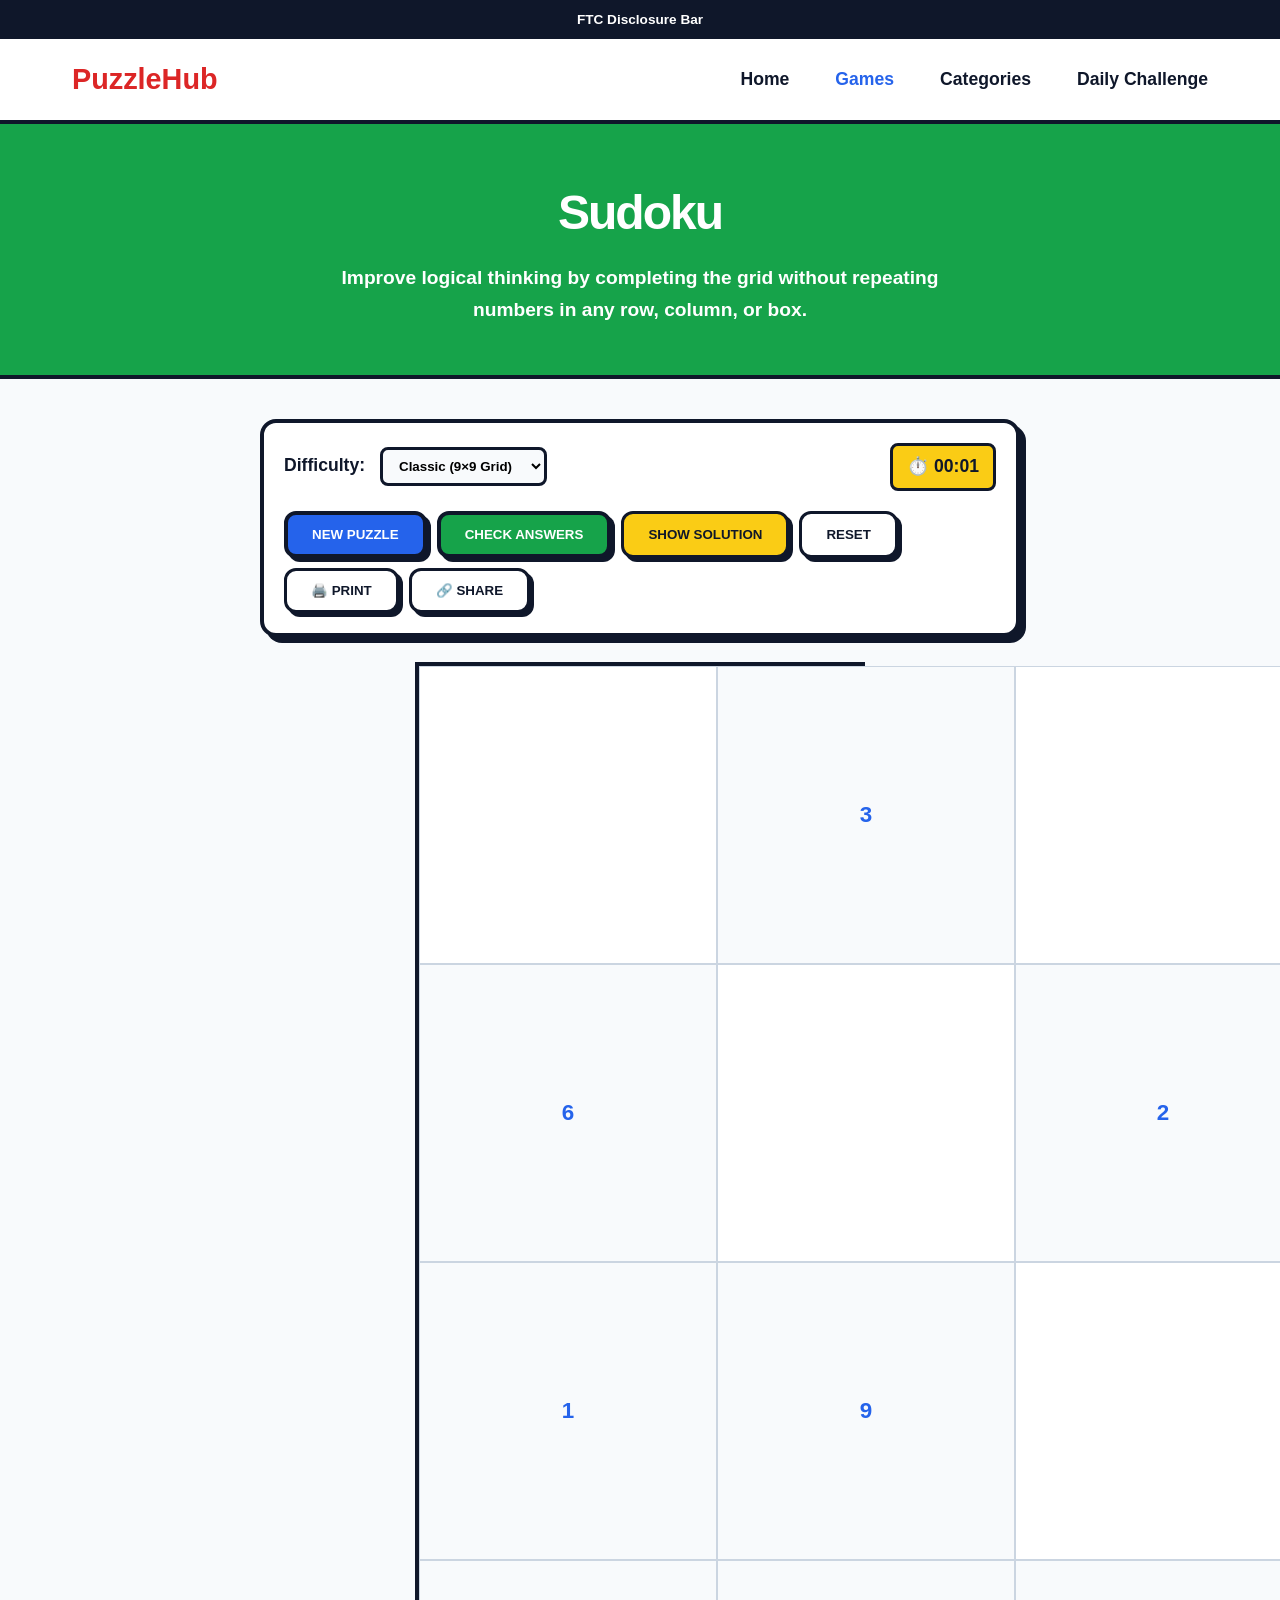
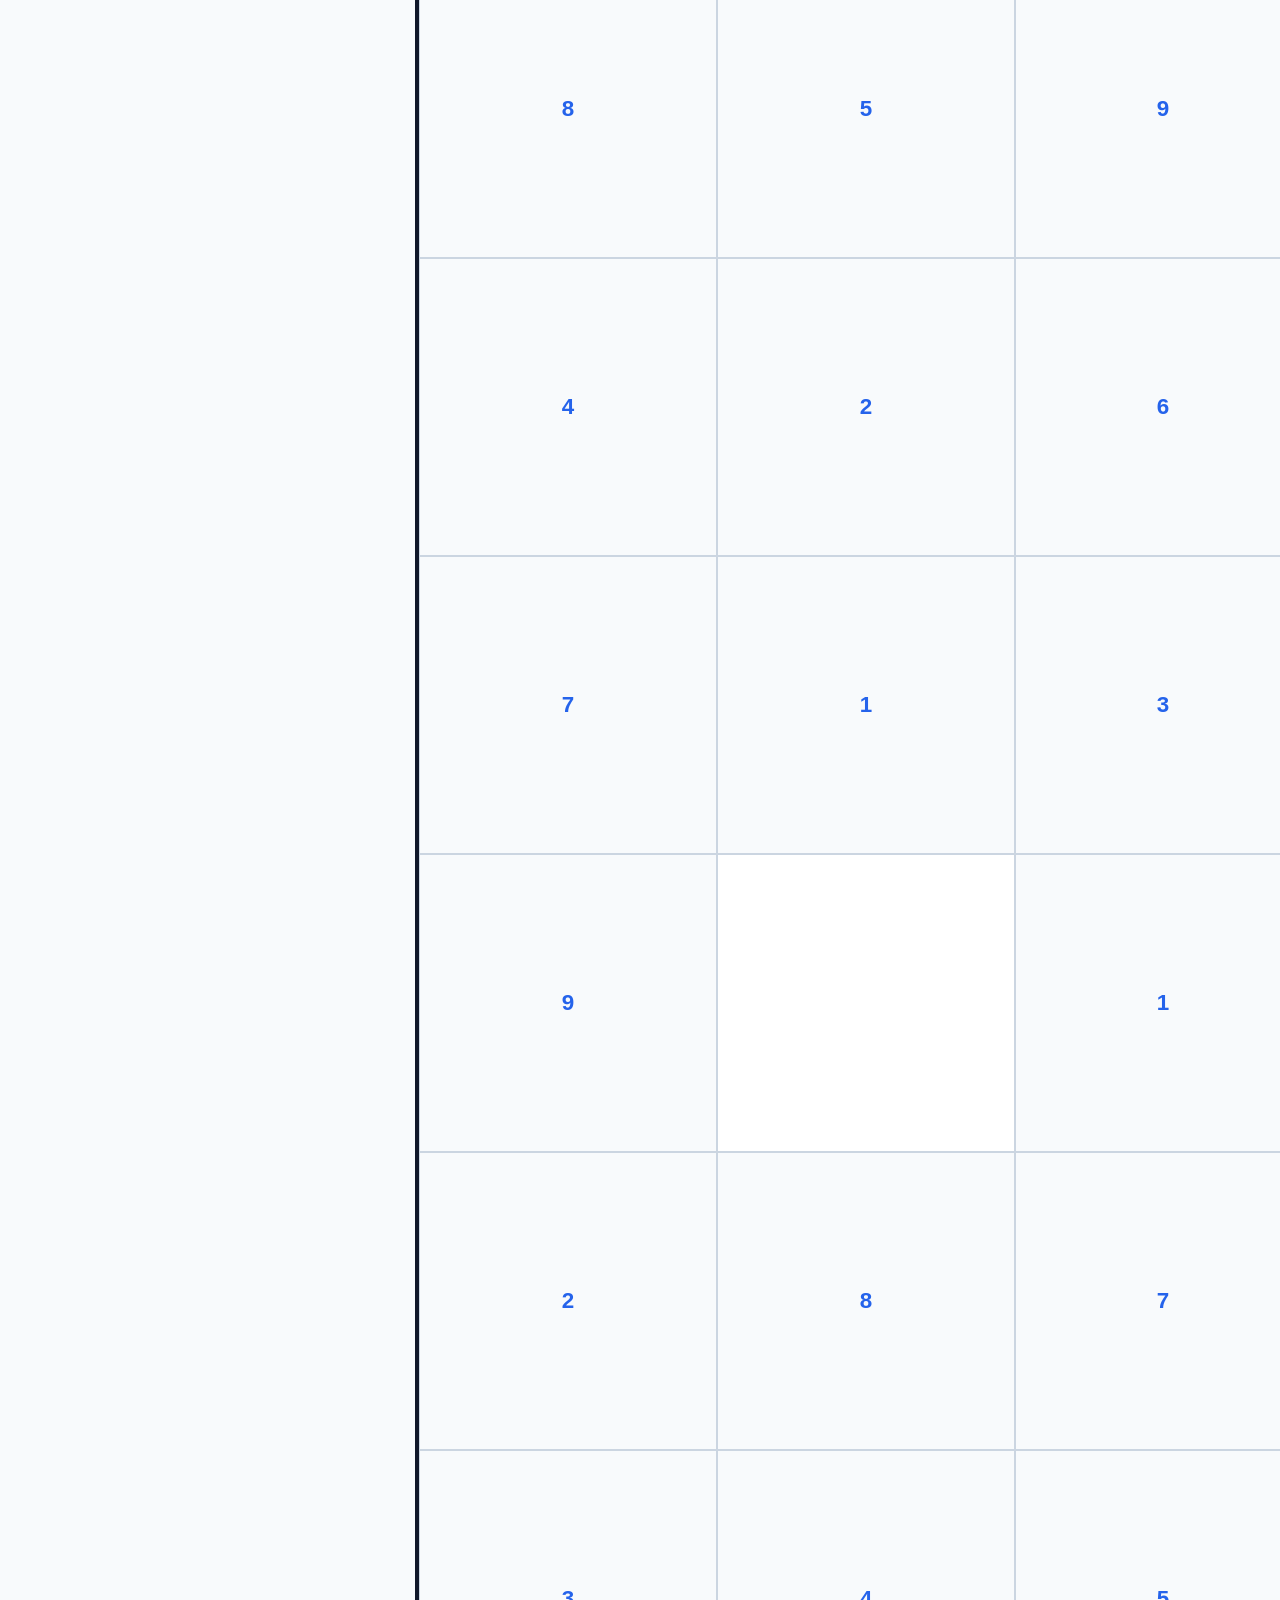
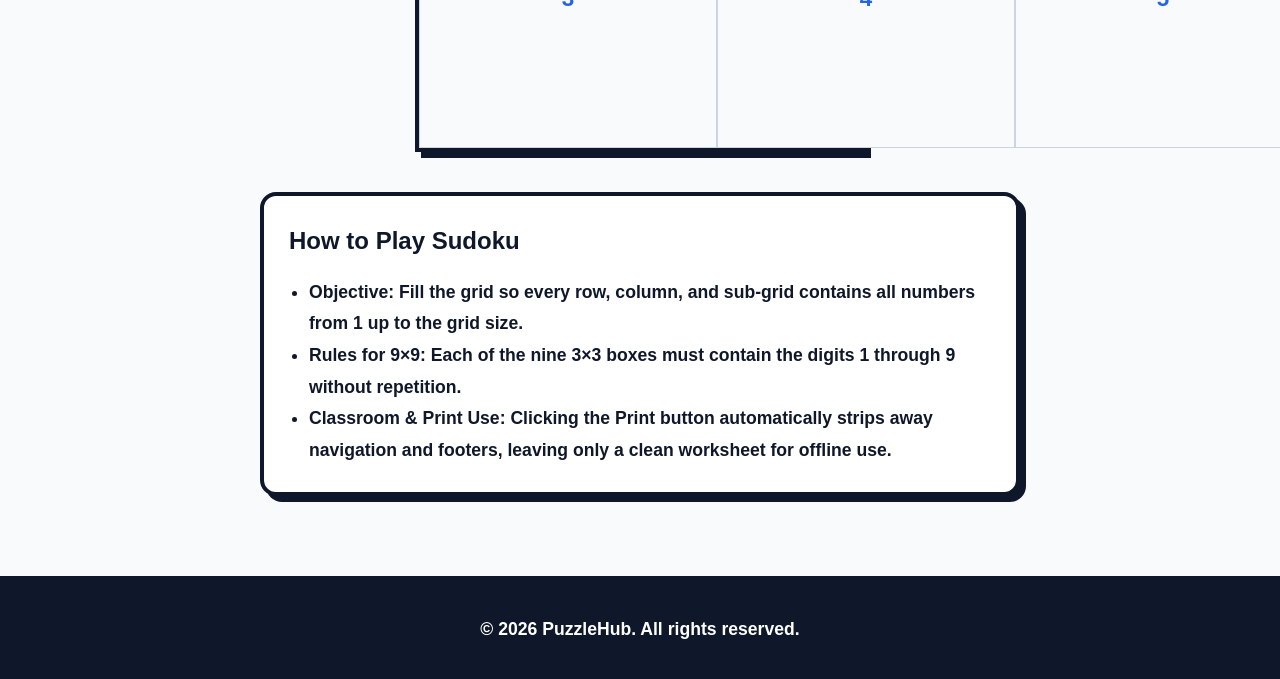
<file: games/sudoku.html>
<!DOCTYPE html>
<html lang="en">
<head>
    <meta charset="UTF-8">
    <meta name="viewport" content="width=device-width, initial-scale=1.0">
    <title>Sudoku | PuzzleHub</title>
    <!-- Global and game-specific stylesheets -->
    <link rel="stylesheet" href="../css/style.css">
    <link rel="stylesheet" href="../css/sudoku.css">
</head>
<body>

    <!-- FTC DISCLOSURE BAR -->
    <div style="background-color: var(--black); color: var(--white); text-align: center; padding: 0.5rem; font-size: 0.85rem; font-weight: bold;">
        FTC Disclosure Bar
    </div>

    <!-- HEADER -->
    <header>
        <div style="max-width: 1200px; margin: 0 auto; padding: 1rem 2rem; display: flex; justify-content: space-between; align-items: center;">
            <div style="font-size: 1.8rem; font-weight: 900; color: var(--red);">PuzzleHub</div>
            <nav style="display: flex; gap: 1.5rem; align-items: center;">
                <a href="../index.html">Home</a>
                <a href="../games.html" style="color: var(--blue);">Games</a>
                <a href="../categories.html">Categories</a>
                <a href="../daily-challenge.html">Daily Challenge</a>
            </nav>
        </div>
    </header>

    <!-- HERO SECTION -->
    <section style="background-color: var(--green); border-bottom: 4px solid var(--black); padding: 3rem 2rem; text-align: center; color: white;">
        <h1 style="font-size: 3rem; font-weight: 900; margin-bottom: 0.5rem; letter-spacing: -2px; color: var(--white);">Sudoku</h1>
        <p style="font-size: 1.2rem; max-width: 650px; margin: 0 auto; font-weight: 700;">
            Improve logical thinking by completing the grid without repeating numbers in any row, column, or box.
        </p>
    </section>

    <!-- MAIN GAME CONTAINER -->
    <main class="container" style="max-width: 800px; margin: 40px auto; padding: 0 20px;">
        
        <!-- GAME CONTROLS & DIFFICULTY BAR -->
        <div class="sudoku-controls-card card" style="margin-bottom: 25px; background: var(--white); border: 4px solid var(--black); border-radius: 16px; padding: 20px; box-shadow: 6px 6px 0 var(--black);">
            
            <div style="display: flex; justify-content: space-between; align-items: center; flex-wrap: wrap; gap: 15px; margin-bottom: 20px;">
                <div>
                    <label style="font-weight: 900; margin-right: 10px;">Difficulty:</label>
                    <select id="difficultySelect" style="padding: 8px 12px; font-weight: 800; border: 3px solid var(--black); border-radius: 8px; background: var(--background);">
                        <option value="3">Easy (3×3 Grid)</option>
                        <option value="6">Medium (6×6 Grid)</option>
                        <option value="9" selected>Classic (9×9 Grid)</option>
                    </select>
                </div>
                <div id="gameTimer" style="font-weight: 900; font-size: 1.1rem; background: var(--yellow); padding: 6px 14px; border: 3px solid var(--black); border-radius: 8px;">
                    ⏱️ 00:00
                </div>
            </div>

            <div style="display: flex; flex-wrap: wrap; gap: 10px;">
                <button id="newGameBtn" class="btn btn-primary" style="background: var(--blue);">New Puzzle</button>
                <button id="checkBtn" class="btn btn-primary" style="background: var(--green);">Check Answers</button>
                <button id="solveBtn" class="btn" style="background: var(--yellow); color: var(--black); border: 3px solid var(--black); font-weight: 900;">Show Solution</button>
                <button id="resetBtn" class="btn" style="background: var(--white); color: var(--black); border: 3px solid var(--black); font-weight: 900;">Reset</button>
                <button id="printBtn" class="btn" style="background: var(--white); color: var(--black); border: 3px solid var(--black); font-weight: 900;">🖨️ Print</button>
                <button id="shareBtn" class="btn" style="background: var(--white); color: var(--black); border: 3px solid var(--black); font-weight: 900;">🔗 Share</button>
            </div>
        </div>

        <!-- SUDOKU BOARD WRAPPER -->
        <div id="boardWrapper" style="display: flex; justify-content: center; margin-bottom: 40px;">
            <div id="sudokuGridContainer" class="sudoku-grid-9">
                <!-- Javascript will inject cells here dynamically -->
            </div>
        </div>

        <!-- INSTRUCTIONS ACCORDING TO BLUEPRINT -->
        <div class="card" style="background: var(--white); border: 4px solid var(--black); border-radius: 16px; padding: 25px; box-shadow: 6px 6px 0 var(--black);">
            <h3 style="font-size: 1.5rem; font-weight: 900; margin-bottom: 15px; color: var(--black);">How to Play Sudoku</h3>
            <ul style="padding-left: 20px; font-weight: 600; line-height: 1.8;">
                <li><strong>Objective:</strong> Fill the grid so every row, column, and sub-grid contains all numbers from 1 up to the grid size.</li>
                <li><strong>Rules for 9×9:</strong> Each of the nine 3×3 boxes must contain the digits 1 through 9 without repetition.</li>
                <li><strong>Classroom & Print Use:</strong> Clicking the Print button automatically strips away navigation and footers, leaving only a clean worksheet for offline use.</li>
            </ul>
        </div>

    </main>

    <!-- FOOTER -->
    <footer style="margin-top: 80px; background: var(--black); color: white; padding: 35px; text-align: center; border-top: 4px solid var(--black); font-weight: 700;">
        &copy; 2026 PuzzleHub. All rights reserved.
    </footer>

    <!-- Game Engine Script -->
    <script src="../js/sudoku.js"></script>
</body>
</html>
</file>
<file: css/style.css>
/* --- GLOBAL VARIABLES & PALETTE --- */
:root {
    --blue: #2563EB;
    --green: #16A34A;
    --yellow: #FACC15;
    --red: #DC2626;
    --black: #0F172A;
    --white: #FFFFFF;
    --background: #F8FAFC;
    --border: 4px;
    --radius: 16px;
}

/* --- BASE STYLES --- */
* {
    margin: 0;
    padding: 0;
    box-sizing: border-box;
}

body {
    font-family: 'Segoe UI', Arial, sans-serif;
    background: var(--background);
    color: var(--black);
    line-height: 1.7;
    font-size: 1.1rem;
}

a {
    text-decoration: none;
    color: inherit;
    font-weight: bold;
}

/* --- LAYOUT CONTAINERS --- */
.container {
    max-width: 1100px;
    margin: auto;
    padding: 60px 20px;
}

.grid-4 {
    display: grid;
    grid-template-columns: repeat(auto-fit, minmax(250px, 1fr));
    gap: 2rem;
}

/* --- HEADER & NAVIGATION --- */
header {
    background: white;
    border-bottom: 4px solid var(--black);
    position: sticky;
    top: 0;
    z-index: 1000;
}

.nav {
    max-width: 1100px;
    margin: auto;
    display: flex;
    justify-content: space-between;
    align-items: center;
    padding: 18px 20px;
}

.logo {
    font-size: 2rem;
    font-weight: 900;
    color: var(--red);
}

nav a {
    margin-left: 22px;
    font-weight: 700;
}

/* --- KAHOOT UI COMPONENTS (Cards & Buttons) --- */
.card {
    background: white;
    border: 4px solid var(--black);
    border-radius: 16px;
    padding: 35px;
    box-shadow: 8px 8px 0 var(--black);
}

.btn {
    display: inline-block;
    font-weight: 900;
    text-transform: uppercase;
    padding: 0.75rem 1.5rem;
    border: 4px solid var(--black);
    border-radius: 12px;
    cursor: pointer;
    box-shadow: 4px 4px 0 var(--black);
    transition: all 0.1s ease;
}

.btn:hover {
    transform: translate(-2px, -2px);
    box-shadow: 6px 6px 0 var(--black);
}

.btn-primary { 
    background-color: var(--blue); 
    color: var(--white); 
}

.btn-primary:hover {
    background-color: #1d4ed8;
}

.section-title {
    font-size: 2.4rem;
    font-weight: 900;
    margin-bottom: 20px;
    text-transform: uppercase;
    letter-spacing: -1px;
}

/* --- FEATURED GAMES DYNAMIC STYLES --- */
.featured-card {
    display: flex;
    flex-direction: column;
    height: 100%;
}

.featured-badge {
    display: inline-block;
    background: var(--yellow);
    color: var(--black);
    padding: 6px 12px;
    border: 3px solid var(--black);
    border-radius: 8px;
    font-size: 0.85rem;
    font-weight: 900;
    margin-bottom: 18px;
    width: max-content;
    box-shadow: 3px 3px 0 var(--black);
}

.featured-title {
    font-size: 2rem;
    font-weight: 900;
    margin-bottom: 12px;
    color: var(--black);
}

.featured-description {
    font-size: 1rem;
    margin-bottom: 20px;
    flex-grow: 1;
    font-weight: 500;
}

.featured-meta {
    display: flex;
    justify-content: space-between;
    gap: 10px;
    margin-bottom: 25px;
    font-size: 0.95rem;
    font-weight: 800;
    color: var(--black);
    flex-wrap: wrap;
}

.featured-button {
    width: 100%;
    text-align: center;
}

/* --- FOOTER --- */
footer {
    margin-top: 80px;
    background: var(--black);
    color: white;
    padding: 35px;
    text-align: center;
    border-top: 4px solid var(--black);
    font-weight: 700;
}
</file>
<file: css/sudoku.css>
/* --- SUDOKU APP STYLES --- */

/* Grid Layouts for 3x3, 6x6, and 9x9 */
.sudoku-grid-9 {
    display: grid;
    grid-template-columns: repeat(9, 1fr);
    gap: 0;
    border: 4px solid var(--black);
    background: var(--black);
    max-width: 450px;
    width: 100%;
    box-shadow: 6px 6px 0 var(--black);
}

.sudoku-grid-6 {
    display: grid;
    grid-template-columns: repeat(6, 1fr);
    gap: 0;
    border: 4px solid var(--black);
    background: var(--black);
    max-width: 360px;
    width: 100%;
    box-shadow: 6px 6px 0 var(--black);
}

.sudoku-grid-3 {
    display: grid;
    grid-template-columns: repeat(3, 1fr);
    gap: 0;
    border: 4px solid var(--black);
    background: var(--black);
    max-width: 240px;
    width: 100%;
    box-shadow: 6px 6px 0 var(--black);
}

/* Individual Cell Styling */
.sudoku-cell {
    aspect-ratio: 1;
    background: var(--white);
    border: 1px solid #cbd5e1;
    text-align: center;
    font-size: 1.4rem;
    font-weight: 900;
    color: var(--black);
    display: flex;
    align-items: center;
    justify-content: center;
    outline: none;
    cursor: pointer;
    transition: background 0.1s ease;
}

.sudoku-cell:focus {
    background: #e0f2fe;
    z-index: 2;
    border: 2px solid var(--blue);
}

.sudoku-cell.given {
    background: #f8fafc;
    color: var(--blue);
}

.sudoku-cell.error {
    background: #fee2e2;
    color: var(--red);
}

.sudoku-cell.correct-highlight {
    background: #dcfce7;
    color: var(--green);
}

/* Thick Sub-grid Borders for 9x9 (3x3 boxes) */
.sudoku-grid-9 .sudoku-cell:nth-child(3n):not(:nth-child(9n)) {
    border-right: 3px solid var(--black);
}

.sudoku-grid-6 .sudoku-cell:nth-child(2n):not(:nth-child(6n)) {
    border-right: 3px solid var(--black);
}

/* --- PRINT OPTIMIZATION (Classroom-Ready) --- */
@media print {
    body * {
        visibility: hidden;
    }
    
    #boardWrapper, #boardWrapper * {
        visibility: visible;
    }
    
    #boardWrapper {
        position: absolute;
        left: 50%;
        top: 45%;
        transform: translate(-50%, -50%);
        width: 100%;
    }

    header, .ftc-bar, .sudoku-controls-card, footer, .card:not(#boardWrapper) {
        display: none !important;
    }
}
</file>
